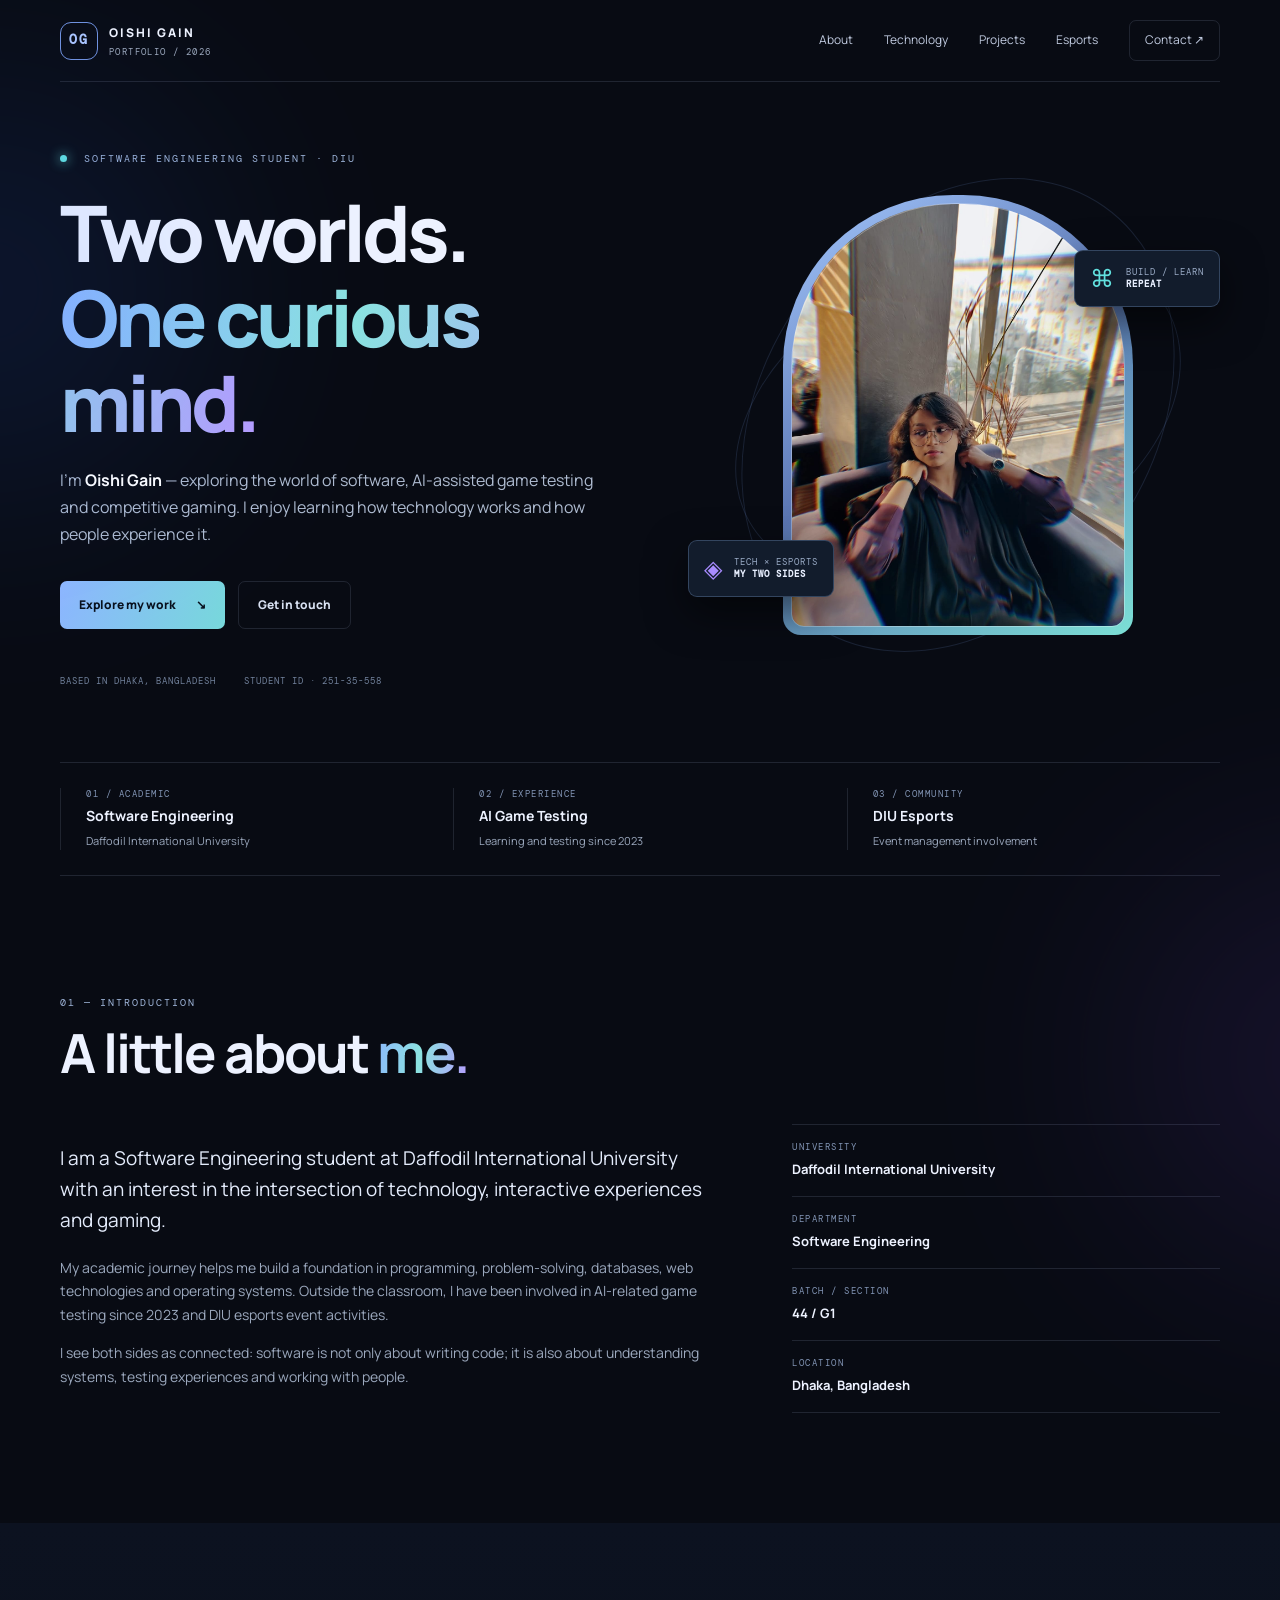
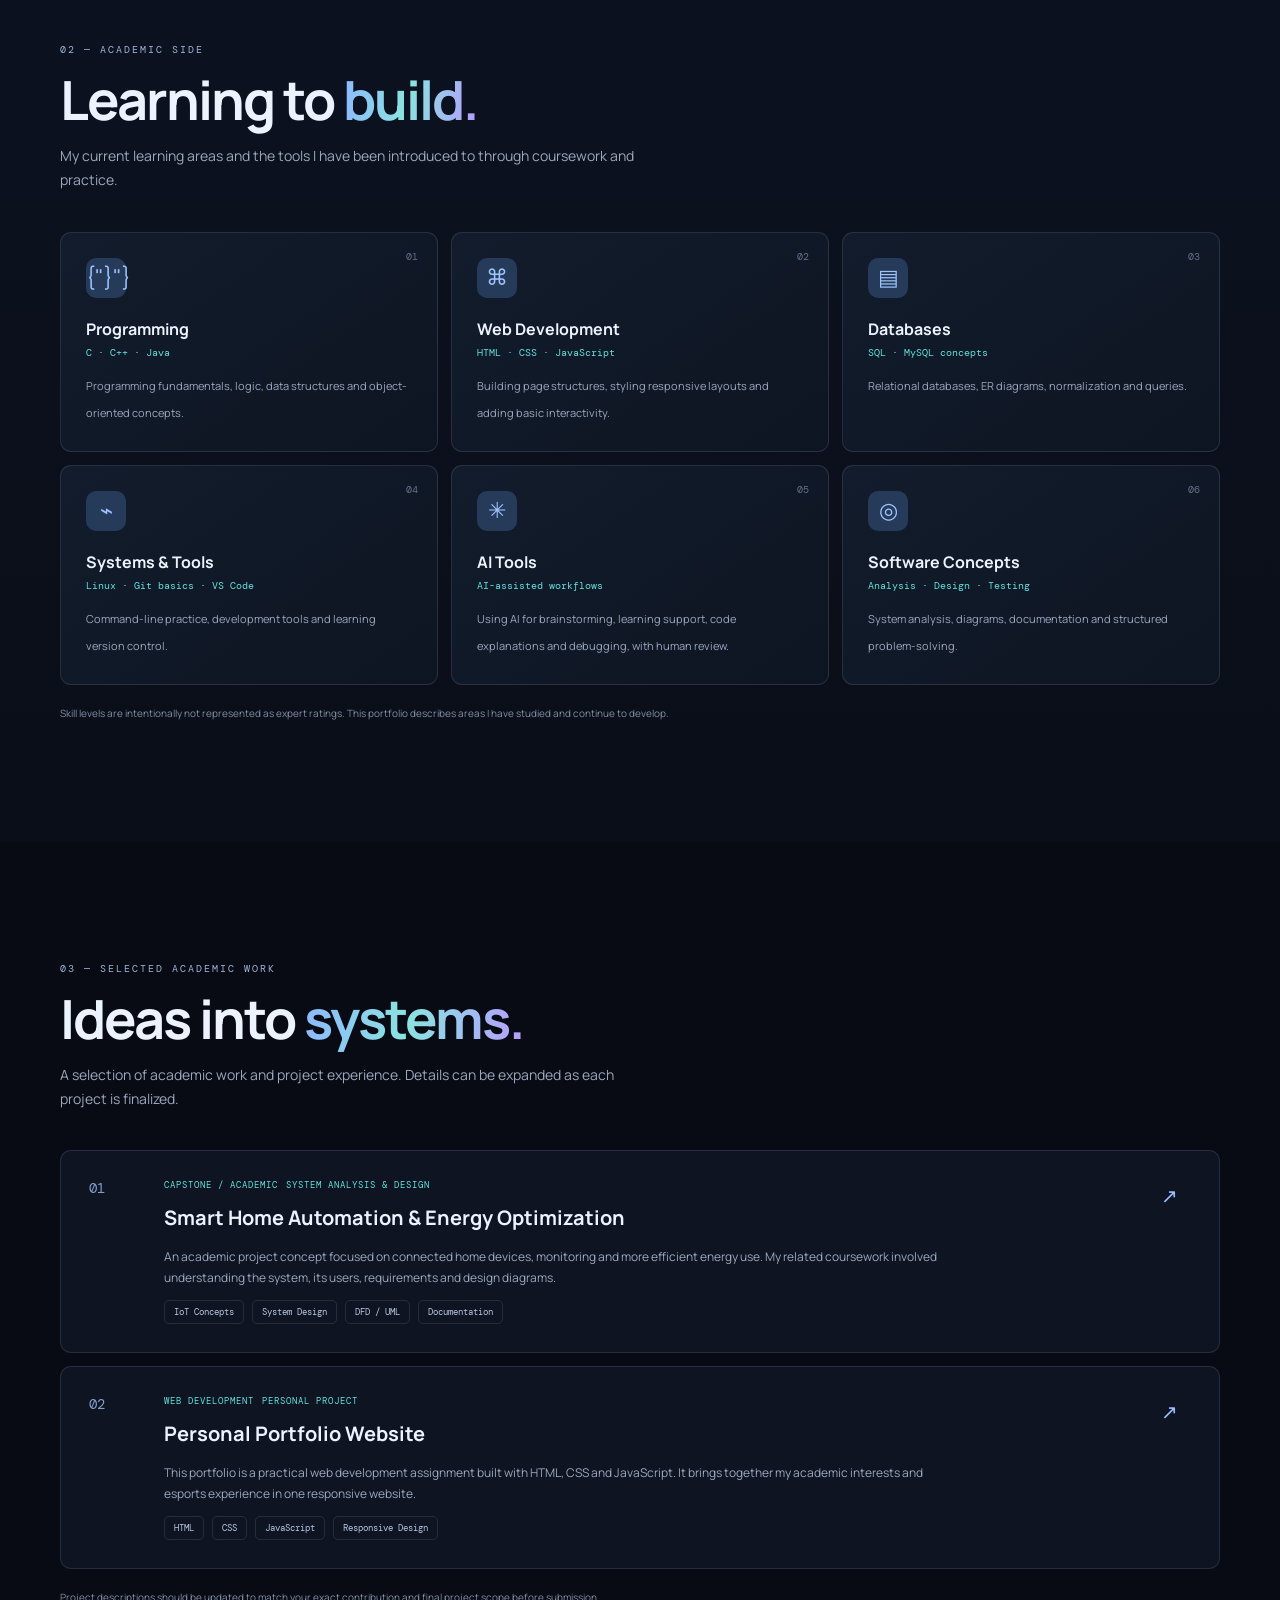
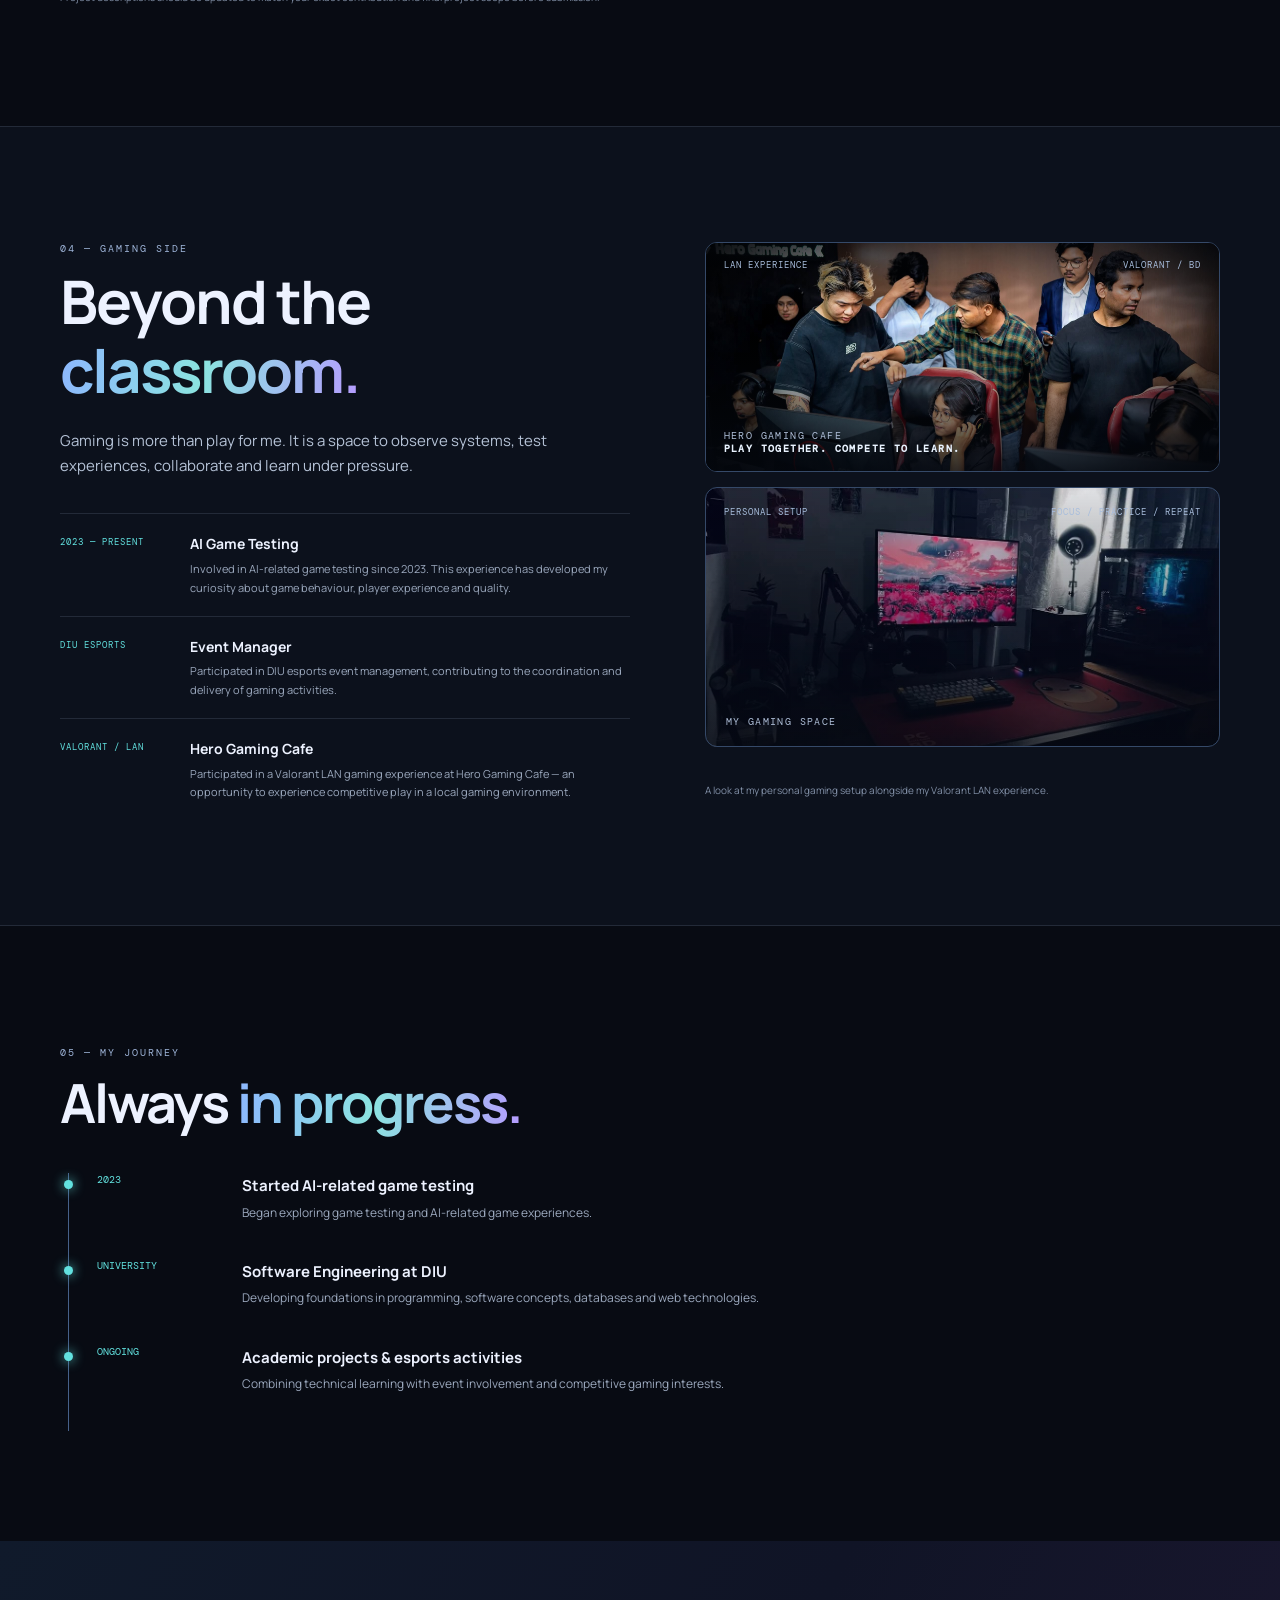
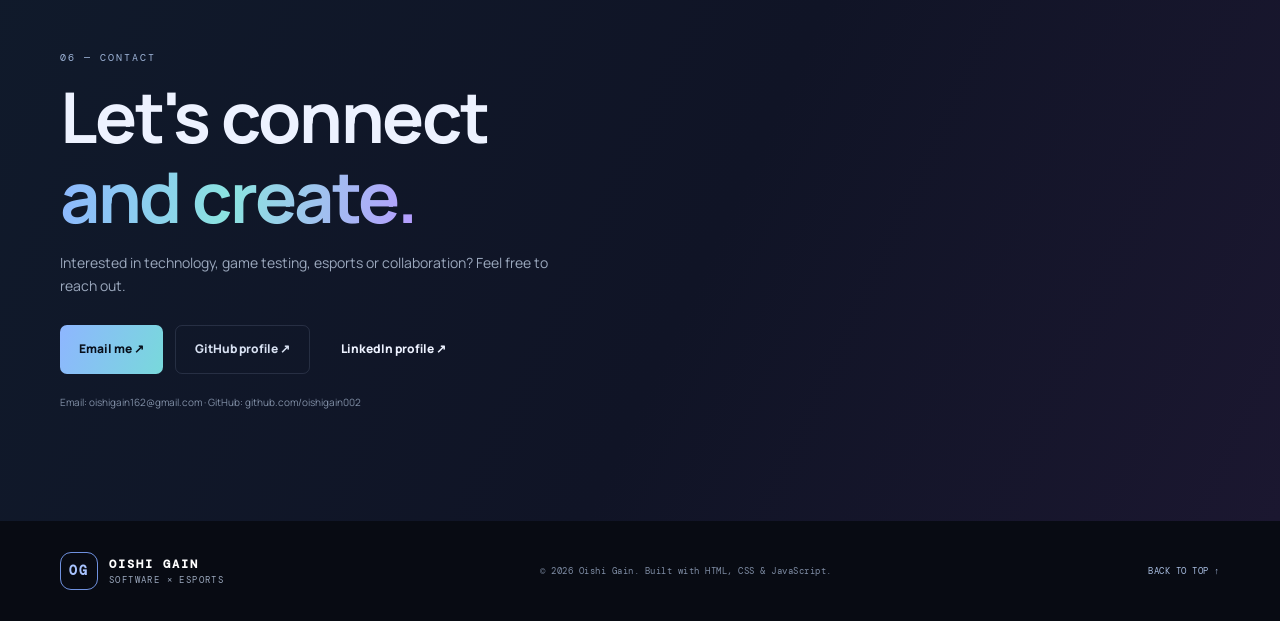
<file: index.html>
<!DOCTYPE html>
<html lang="en">
<head>
  <meta charset="UTF-8">
  <meta name="viewport" content="width=device-width, initial-scale=1.0">
  <meta name="description" content="Portfolio of Oishi Gain, Software Engineering student, technology enthusiast and esports participant.">
  <title>Oishi Gain | Software Engineering & Esports</title>
  <link rel="preconnect" href="https://fonts.googleapis.com">
  <link rel="preconnect" href="https://fonts.gstatic.com" crossorigin>
  <link href="https://fonts.googleapis.com/css2?family=DM+Mono:wght@400;500&family=Manrope:wght@400;500;600;700;800&display=swap" rel="stylesheet">
  <link rel="stylesheet" href="style.css">
</head>
<body>
  <div class="ambient ambient-one"></div><div class="ambient ambient-two"></div>
  <header class="site-header">
    <a class="brand" href="#home"><span class="brand-mark">OG</span><span>OISHI GAIN<span class="brand-sub">PORTFOLIO / 2026</span></span></a>
    <button class="menu-toggle" aria-label="Toggle navigation" aria-expanded="false">☰</button>
    <nav class="nav-links" id="navLinks">
      <a href="#about">About</a><a href="#tech">Technology</a><a href="#projects">Projects</a><a href="#esports">Esports</a><a href="#contact" class="nav-contact">Contact ↗</a>
    </nav>
  </header>

  <main>
    <section class="hero section-wrap" id="home">
      <div class="hero-copy">
        <p class="eyebrow"><span class="status-dot"></span> SOFTWARE ENGINEERING STUDENT · DIU</p>
        <h1>Two worlds.<br><span class="gradient-text">One curious mind.</span></h1>
        <p class="hero-lead">I'm <strong>Oishi Gain</strong> — exploring the world of software, AI-assisted game testing and competitive gaming. I enjoy learning how technology works and how people experience it.</p>
        <div class="hero-actions"><a class="button button-primary" href="#projects">Explore my work <span>↘</span></a><a class="button button-quiet" href="#contact">Get in touch</a></div>
        <div class="hero-meta"><span>BASED IN DHAKA, BANGLADESH</span><span>STUDENT ID · 251-35-558</span></div>
      </div>
      <div class="hero-visual">
        <div class="portrait-frame"><img src="assets/oishi-profile.png" alt="Portrait of Oishi Gain"></div>
        <div class="floating-note note-top"><span class="note-icon">⌘</span><span>BUILD / LEARN<br><b>REPEAT</b></span></div>
        <div class="floating-note note-bottom"><span class="note-icon purple">◈</span><span>TECH × ESPORTS<br><b>MY TWO SIDES</b></span></div>
        <div class="orbit orbit-one"></div><div class="orbit orbit-two"></div>
      </div>
    </section>

    <section class="identity-strip section-wrap">
      <div><span class="strip-label">01 / ACADEMIC</span><strong>Software Engineering</strong><small>Daffodil International University</small></div>
      <div><span class="strip-label">02 / EXPERIENCE</span><strong>AI Game Testing</strong><small>Learning and testing since 2023</small></div>
      <div><span class="strip-label">03 / COMMUNITY</span><strong>DIU Esports</strong><small>Event management involvement</small></div>
    </section>

    <section class="content-section section-wrap" id="about">
      <div class="section-heading"><p class="eyebrow">01 — INTRODUCTION</p><h2>A little about <span class="gradient-text">me.</span></h2></div>
      <div class="about-grid">
        <div class="about-main"><p class="large-copy">I am a Software Engineering student at Daffodil International University with an interest in the intersection of technology, interactive experiences and gaming.</p><p>My academic journey helps me build a foundation in programming, problem-solving, databases, web technologies and operating systems. Outside the classroom, I have been involved in AI-related game testing since 2023 and DIU esports event activities.</p><p>I see both sides as connected: software is not only about writing code; it is also about understanding systems, testing experiences and working with people.</p></div>
        <div class="profile-facts">
          <div class="fact"><span>UNIVERSITY</span><b>Daffodil International University</b></div>
          <div class="fact"><span>DEPARTMENT</span><b>Software Engineering</b></div>
          <div class="fact"><span>BATCH / SECTION</span><b>44 / G1</b></div>
          <div class="fact"><span>LOCATION</span><b>Dhaka, Bangladesh</b></div>
        </div>
      </div>
    </section>

    <section class="content-section tech-section" id="tech">
      <div class="section-wrap">
        <div class="section-heading"><p class="eyebrow">02 — ACADEMIC SIDE</p><h2>Learning to <span class="gradient-text">build.</span></h2><p class="section-intro">My current learning areas and the tools I have been introduced to through coursework and practice.</p></div>
        <div class="skill-grid">
          <article class="skill-card"><span class="card-index">01</span><div class="skill-icon">{"}"}</div><h3>Programming</h3><p>C · C++ · Java</p><small>Programming fundamentals, logic, data structures and object-oriented concepts.</small></article>
          <article class="skill-card"><span class="card-index">02</span><div class="skill-icon">⌘</div><h3>Web Development</h3><p>HTML · CSS · JavaScript</p><small>Building page structures, styling responsive layouts and adding basic interactivity.</small></article>
          <article class="skill-card"><span class="card-index">03</span><div class="skill-icon">▤</div><h3>Databases</h3><p>SQL · MySQL concepts</p><small>Relational databases, ER diagrams, normalization and queries.</small></article>
          <article class="skill-card"><span class="card-index">04</span><div class="skill-icon">⌁</div><h3>Systems & Tools</h3><p>Linux · Git basics · VS Code</p><small>Command-line practice, development tools and learning version control.</small></article>
          <article class="skill-card"><span class="card-index">05</span><div class="skill-icon">✳</div><h3>AI Tools</h3><p>AI-assisted workflows</p><small>Using AI for brainstorming, learning support, code explanations and debugging, with human review.</small></article>
          <article class="skill-card"><span class="card-index">06</span><div class="skill-icon">◎</div><h3>Software Concepts</h3><p>Analysis · Design · Testing</p><small>System analysis, diagrams, documentation and structured problem-solving.</small></article>
        </div>
        <p class="small-note">Skill levels are intentionally not represented as expert ratings. This portfolio describes areas I have studied and continue to develop.</p>
      </div>
    </section>

    <section class="content-section section-wrap" id="projects">
      <div class="section-heading"><p class="eyebrow">03 — SELECTED ACADEMIC WORK</p><h2>Ideas into <span class="gradient-text">systems.</span></h2><p class="section-intro">A selection of academic work and project experience. Details can be expanded as each project is finalized.</p></div>
      <div class="project-list">
        <article class="project-card">
          <div class="project-number">01</div><div class="project-body"><div class="project-tags"><span>CAPSTONE / ACADEMIC</span><span>SYSTEM ANALYSIS & DESIGN</span></div><h3>Smart Home Automation & Energy Optimization</h3><p>An academic project concept focused on connected home devices, monitoring and more efficient energy use. My related coursework involved understanding the system, its users, requirements and design diagrams.</p><div class="tag-row"><span>IoT Concepts</span><span>System Design</span><span>DFD / UML</span><span>Documentation</span></div></div><div class="project-arrow">↗</div>
        </article>
        <article class="project-card">
          <div class="project-number">02</div><div class="project-body"><div class="project-tags"><span>WEB DEVELOPMENT</span><span>PERSONAL PROJECT</span></div><h3>Personal Portfolio Website</h3><p>This portfolio is a practical web development assignment built with HTML, CSS and JavaScript. It brings together my academic interests and esports experience in one responsive website.</p><div class="tag-row"><span>HTML</span><span>CSS</span><span>JavaScript</span><span>Responsive Design</span></div></div><div class="project-arrow">↗</div>
        </article>
      </div>
      <p class="small-note">Project descriptions should be updated to match your exact contribution and final project scope before submission.</p>
    </section>

    <section class="esports-section" id="esports">
      <div class="section-wrap esports-layout">
        <div class="esports-copy"><p class="eyebrow">04 — GAMING SIDE</p><h2>Beyond the<br><span class="gradient-text">classroom.</span></h2><p class="large-copy">Gaming is more than play for me. It is a space to observe systems, test experiences, collaborate and learn under pressure.</p>
          <div class="experience-item"><span class="experience-year">2023 — PRESENT</span><div><h3>AI Game Testing</h3><p>Involved in AI-related game testing since 2023. This experience has developed my curiosity about game behaviour, player experience and quality.</p></div></div>
          <div class="experience-item"><span class="experience-year">DIU ESPORTS</span><div><h3>Event Manager</h3><p>Participated in DIU esports event management, contributing to the coordination and delivery of gaming activities.</p></div></div>
          <div class="experience-item"><span class="experience-year">VALORANT / LAN</span><div><h3>Hero Gaming Cafe</h3><p>Participated in a Valorant LAN gaming experience at Hero Gaming Cafe — an opportunity to experience competitive play in a local gaming environment.</p></div></div>
        </div>
        <div class="gaming-visual">
          <div class="visual-panel lan-panel photo-panel"><img src="assets/valorant-lan.png" alt="Oishi at a Valorant LAN gaming event at Hero Gaming Cafe"><div class="photo-shade"></div><div class="visual-top"><span>LAN EXPERIENCE</span><span>VALORANT / BD</span></div><div class="visual-caption">HERO GAMING CAFE<br><b>PLAY TOGETHER. COMPETE TO LEARN.</b></div></div>
          <div class="visual-panel setup-panel"><div class="visual-top"><span>PERSONAL SETUP</span><span>FOCUS / PRACTICE / REPEAT</span></div><div class="visual-caption">MY GAMING SPACE</div></div>
          <p class="small-note">A look at my personal gaming setup alongside my Valorant LAN experience.</p>
        </div>
      </div>
    </section>

    <section class="content-section section-wrap" id="journey">
      <div class="section-heading"><p class="eyebrow">05 — MY JOURNEY</p><h2>Always <span class="gradient-text">in progress.</span></h2></div>
      <div class="timeline">
        <div class="timeline-item"><span>2023</span><div><h3>Started AI-related game testing</h3><p>Began exploring game testing and AI-related game experiences.</p></div></div>
        <div class="timeline-item"><span>UNIVERSITY</span><div><h3>Software Engineering at DIU</h3><p>Developing foundations in programming, software concepts, databases and web technologies.</p></div></div>
        <div class="timeline-item"><span>ONGOING</span><div><h3>Academic projects & esports activities</h3><p>Combining technical learning with event involvement and competitive gaming interests.</p></div></div>
      </div>
    </section>

    <section class="contact-section" id="contact"><div class="section-wrap contact-inner"><p class="eyebrow">06 — CONTACT</p><h2>Let's connect<br><span class="gradient-text">and create.</span></h2><p>Interested in technology, game testing, esports or collaboration? Feel free to reach out.</p><div class="contact-links">
     <a href="https://mail.google.com/mail/?view=cm&fs=1&to=oishigain162@gmail.com"
   class="button button-primary"
   target="_blank">
   Email me ↗
</a> 
      <a href="https://github.com/oishigain002" target="_blank" rel="noreferrer" class="button button-quiet">GitHub profile ↗</a>
     <a href="https://www.linkedin.com/in/oishi-gain-485b63328/"
   class="button button-secondary"
   target="_blank" rel="noopener">
   LinkedIn profile ↗
</a>
    </div><p class="small-note">Email: oishigain162@gmail.com · GitHub: github.com/oishigain002</p></div></section>
  </main>
  <footer class="site-footer"><a class="brand" href="#home"><span class="brand-mark">OG</span><span>OISHI GAIN<span class="brand-sub">SOFTWARE × ESPORTS</span></span></a><span>© <span id="year"></span> Oishi Gain. Built with HTML, CSS & JavaScript.</span><a href="#home">BACK TO TOP ↑</a></footer>
  <script src="script.js"></script>
</body>
</html>
</file>
<file: style.css>
*{box-sizing:border-box} :root{--bg:#080b13;--panel:#101624;--panel2:#131c2d;--text:#edf2ff;--muted:#9ba8bd;--line:rgba(191,208,241,.13);--blue:#7ca9ff;--cyan:#62e1df;--purple:#a88bff;--mono:"DM Mono",monospace;--sans:"Manrope",sans-serif}html{scroll-behavior:smooth;scroll-padding-top:90px}body{margin:0;background:var(--bg);color:var(--text);font-family:var(--sans);line-height:1.7;overflow-x:hidden}a{color:inherit;text-decoration:none}.ambient{position:absolute;width:420px;height:420px;border-radius:50%;filter:blur(120px);opacity:.12;pointer-events:none}.ambient-one{background:#316dff;top:80px;left:-220px}.ambient-two{background:#7b43d8;top:850px;right:-260px}.section-wrap{width:min(1160px,calc(100% - 48px));margin:auto}.site-header{height:82px;display:flex;align-items:center;justify-content:space-between;width:min(1160px,calc(100% - 48px));margin:auto;border-bottom:1px solid var(--line);position:relative;z-index:5}.brand{display:flex;align-items:center;gap:11px;font-size:12px;font-weight:800;letter-spacing:2px}.brand-mark{width:38px;height:38px;display:grid;place-items:center;border:1px solid #6f91df;color:#a9c4ff;border-radius:11px;font-family:var(--mono);font-size:13px}.brand-sub{display:block;color:var(--muted);font:9px var(--mono);letter-spacing:1.4px;margin-top:2px}.nav-links{display:flex;align-items:center;gap:31px;font-size:12px;color:#c1cbe0}.nav-links a:hover,.site-footer a:hover{color:var(--cyan)}.nav-contact{border:1px solid var(--line);padding:9px 15px;border-radius:7px}.menu-toggle{display:none;background:none;color:white;border:0;font-size:24px}.hero{min-height:650px;display:grid;grid-template-columns:1.05fr .95fr;align-items:center;gap:55px;padding-top:60px;padding-bottom:75px}.eyebrow{font:10px var(--mono);letter-spacing:2px;color:#9eb4d8}.status-dot{display:inline-block;width:7px;height:7px;background:var(--cyan);border-radius:50%;margin-right:9px;box-shadow:0 0 12px var(--cyan)}h1{font-size:clamp(48px,6.4vw,78px);line-height:1.09;letter-spacing:-4px;margin:25px 0 22px;font-weight:800}.gradient-text{background:linear-gradient(100deg,#8db6ff 0%,#8be3e0 48%,#b69bff 100%);-webkit-background-clip:text;background-clip:text;color:transparent}.hero-lead{max-width:540px;color:#aebbd0;font-size:16px}.hero-lead strong{color:white}.hero-actions{display:flex;gap:13px;margin:32px 0 46px}.button{display:inline-flex;align-items:center;gap:20px;padding:13px 19px;border-radius:7px;font-size:12px;font-weight:800;transition:.2s}.button:hover{transform:translateY(-3px)}.button-primary{background:linear-gradient(110deg,#8eb6ff,#78d9db);color:#08101c}.button-quiet{border:1px solid var(--line);color:#d8e1f2}.hero-meta{display:flex;gap:28px;color:#71819b;font:9px var(--mono);letter-spacing:1px}.hero-visual{position:relative;min-height:480px;display:grid;place-items:center}.portrait-frame{width:min(350px,78%);height:440px;position:relative;z-index:1;border-radius:170px 170px 18px 18px;padding:9px;background:linear-gradient(145deg,#a5c9ff,#5a75b2 48%,#7ce0d6)}.portrait-frame:before{content:"";position:absolute;inset:8px;border:1px solid #ffffff50;border-radius:165px 165px 13px 13px;z-index:2;pointer-events:none}.portrait-frame img{width:100%;height:100%;object-fit:cover;object-position:center 35%;border-radius:160px 160px 12px 12px;filter:saturate(.86)}.floating-note{position:absolute;z-index:3;display:flex;gap:11px;align-items:center;padding:12px 15px;background:#121c2c;border:1px solid #52698e88;border-radius:9px;box-shadow:0 15px 40px #0008;font:9px var(--mono);letter-spacing:1px;color:#9aabc6}.floating-note b{color:#e8efff}.note-icon{font-size:24px;color:var(--cyan)}.note-top{top:75px;right:0}.note-bottom{bottom:58px;left:-7px}.purple{color:var(--purple)}.orbit{position:absolute;border:1px solid #7296d52b;border-radius:50%;transform:rotate(-25deg)}.orbit-one{width:470px;height:310px}.orbit-two{width:390px;height:510px;transform:rotate(35deg)}.identity-strip{display:grid;grid-template-columns:repeat(3,1fr);border-top:1px solid var(--line);border-bottom:1px solid var(--line);padding:25px 0;gap:20px}.identity-strip>div{display:flex;flex-direction:column;gap:4px;padding-left:25px;border-left:1px solid var(--line)}.strip-label,.fact span{font:9px var(--mono);letter-spacing:1.5px;color:#8295b5}.identity-strip strong{font-size:14px}.identity-strip small{color:var(--muted);font-size:11px}.content-section{padding-top:110px;padding-bottom:110px}.section-heading{margin-bottom:40px}.section-heading h2,.esports-copy h2,.contact-inner h2{font-size:clamp(36px,5vw,54px);line-height:1.15;letter-spacing:-2px;margin:12px 0}.section-intro{color:var(--muted);max-width:600px;font-size:14px}.about-grid{display:grid;grid-template-columns:1.2fr .8fr;gap:90px}.about-main p{color:var(--muted);font-size:14px}.about-main .large-copy,.large-copy{font-size:19px;line-height:1.65;color:#e4ecfc}.profile-facts{border-top:1px solid var(--line)}.fact{padding:16px 0;border-bottom:1px solid var(--line);display:flex;flex-direction:column;gap:5px}.fact b{font-size:13px}.tech-section{background:linear-gradient(180deg,#0c1220,#0a0e18)}.skill-grid{display:grid;grid-template-columns:repeat(3,1fr);gap:13px}.skill-card{position:relative;padding:25px;background:linear-gradient(145deg,#121c2c,#0e1522);border:1px solid var(--line);border-radius:11px;min-height:220px;transition:.2s}.skill-card:hover,.project-card:hover{border-color:#7197d477;transform:translateY(-3px)}.card-index{position:absolute;right:19px;top:17px;color:#62728b;font:10px var(--mono)}.skill-icon{width:40px;height:40px;display:grid;place-items:center;background:#263a5a;color:#9dc4ff;border-radius:10px;font-size:22px}.skill-card h3{font-size:16px;margin:18px 0 3px}.skill-card p{font:10px var(--mono);color:var(--cyan);margin:0 0 12px}.skill-card small{color:var(--muted);font-size:11px}.small-note{font-size:10px;color:#8290a7;margin-top:20px}.project-list{display:grid;gap:13px}.project-card{display:grid;grid-template-columns:55px 1fr 30px;gap:20px;align-items:start;padding:28px;border:1px solid var(--line);background:#0e1421;border-radius:11px;transition:.2s}.project-number{font:14px var(--mono);color:#839fcf}.project-tags,.tag-row{display:flex;flex-wrap:wrap;gap:8px}.project-tags span{font:9px var(--mono);letter-spacing:1px;color:var(--cyan)}.project-body h3{font-size:20px;margin:10px 0}.project-body p{font-size:12px;color:var(--muted);max-width:800px}.tag-row span{font:9px var(--mono);padding:5px 9px;border:1px solid var(--line);border-radius:5px;color:#b8c7df}.project-arrow{color:#9bbdff;font-size:20px}.esports-section{background:#0c111c;border-top:1px solid var(--line);border-bottom:1px solid var(--line);padding:105px 0}.esports-layout{display:grid;grid-template-columns:1.05fr .95fr;gap:75px;align-items:center}.esports-copy h2{font-size:clamp(42px,5vw,60px)}.esports-copy>.large-copy{color:#b5c2d6;font-size:15px;margin:24px 0 35px}.experience-item{display:grid;grid-template-columns:115px 1fr;gap:15px;padding:18px 0;border-top:1px solid var(--line)}.experience-year{font:9px var(--mono);letter-spacing:1px;color:var(--cyan);padding-top:4px}.experience-item h3{font-size:14px;margin:0 0 4px}.experience-item p{font-size:11px;color:var(--muted);margin:0}.gaming-visual{display:grid;gap:15px}.visual-panel{height:230px;border:1px solid #354968;border-radius:12px;position:relative;overflow:hidden;padding:18px;background:radial-gradient(ellipse at 70% 45%,#293f68 0,#121c30 45%,#0c111d 100%)}.visual-top{display:flex;justify-content:space-between;font:9px var(--mono);letter-spacing:1px;color:#a8bddc}.crosshair{position:absolute;top:50%;left:50%;transform:translate(-50%,-50%);font-size:90px;color:#a5c8ff55}.visual-caption{position:absolute;bottom:18px;left:20px;font:10px var(--mono);letter-spacing:1.4px;color:#aebed7}.visual-caption b{color:#e9f3ff}.setup-panel{height:260px;background:linear-gradient(0deg,rgba(5,9,17,.78),rgba(5,9,17,.08)),url("assets/oishi-gaming-setup.png") center 52%/cover no-repeat}.monitor{position:absolute;top:34px;left:50%;transform:translateX(-50%);width:190px;height:115px}.monitor-screen{height:105px;border:5px solid #29394e;border-radius:6px;background:linear-gradient(145deg,#132b43,#18223a 55%,#5a477e);display:flex;flex-direction:column;align-items:center;justify-content:center;color:#b7d9ff;font:10px var(--mono);letter-spacing:3px;box-shadow:0 0 35px #5d91ff44}.monitor-screen b{font-size:22px;color:white}.monitor-screen small{font-size:7px;letter-spacing:1px}.monitor-stand{height:10px;width:45px;margin:auto;background:#3b4b60;clip-path:polygon(25% 0,75% 0,100% 100%,0 100%)}.desk-line{position:absolute;bottom:35px;left:0;width:100%;height:3px;background:#3b5874;box-shadow:0 5px 25px #5c9dff}.timeline{border-left:1px solid #46618a;margin-left:8px}.timeline-item{display:grid;grid-template-columns:120px 1fr;gap:25px;padding:0 0 32px 28px;position:relative}.timeline-item:before{content:"";position:absolute;left:-5px;top:7px;width:9px;height:9px;background:var(--cyan);border-radius:50%;box-shadow:0 0 12px #62e1df}.timeline-item>span{font:10px var(--mono);color:var(--cyan)}.timeline-item h3{font-size:15px;margin:0}.timeline-item p{font-size:12px;color:var(--muted);margin:4px 0}.contact-section{background:linear-gradient(115deg,#101a2b,#101426 55%,#1b1730);padding:100px 0}.contact-inner h2{font-size:clamp(48px,6vw,70px)}.contact-inner>p:not(.eyebrow):not(.small-note){color:var(--muted);max-width:520px;font-size:14px}.contact-links{display:flex;flex-wrap:wrap;gap:12px;margin-top:27px}.site-footer{width:min(1160px,calc(100% - 48px));margin:auto;min-height:100px;display:flex;align-items:center;justify-content:space-between;gap:15px;color:#7f8da5;font:9px var(--mono);letter-spacing:.5px}.site-footer .brand{color:white}.site-footer>a:last-child{color:#a8bde0}
@media(max-width:800px){.nav-links{gap:15px}.hero{gap:20px;min-height:570px}.portrait-frame{height:370px}.hero-meta{flex-direction:column;gap:8px}.about-grid,.esports-layout{gap:40px}.skill-grid{grid-template-columns:repeat(2,1fr)}}@media(max-width:620px){.site-header{height:70px}.menu-toggle{display:block}.nav-links{display:none;position:absolute;top:69px;left:0;right:0;padding:18px;background:#101827;border:1px solid var(--line);border-radius:0 0 10px 10px;flex-direction:column;align-items:stretch}.nav-links.open{display:flex}.nav-links a{padding:8px}.hero{grid-template-columns:1fr;padding-top:65px;gap:15px}.hero-copy{order:1}.hero-visual{order:0;min-height:360px}.portrait-frame{height:330px;width:245px}.note-top{top:35px;right:-4px}.note-bottom{bottom:28px;left:-5px}.orbit-one{width:320px;height:230px}.orbit-two{width:290px;height:380px}h1{font-size:52px;letter-spacing:-2.5px}.hero-meta{font-size:8px}.identity-strip{grid-template-columns:1fr;gap:16px}.identity-strip>div{padding-left:15px}.content-section{padding-top:75px;padding-bottom:75px}.about-grid,.esports-layout{grid-template-columns:1fr;gap:30px}.skill-grid{grid-template-columns:1fr}.skill-card{min-height:0}.project-card{grid-template-columns:30px 1fr 15px;gap:10px;padding:20px 14px}.project-body h3{font-size:17px}.esports-section{padding:75px 0}.experience-item{grid-template-columns:95px 1fr}.timeline-item{grid-template-columns:90px 1fr;gap:12px}.contact-section{padding:75px 0}.site-footer{padding:25px 0;flex-direction:column;align-items:flex-start}.site-footer>span{line-height:1.8}}

/* Real LAN photograph */
.photo-panel{padding:0;background:#0b111c}
.photo-panel>img{position:absolute;inset:0;width:100%;height:100%;object-fit:cover;object-position:center 45%;}
.photo-shade{position:absolute;inset:0;background:linear-gradient(180deg,rgba(4,8,15,.45),transparent 35%,rgba(4,8,15,.82));}
.photo-panel .visual-top,.photo-panel .visual-caption{z-index:1;position:absolute;left:18px;right:18px}
.photo-panel .visual-top{top:16px}
.photo-panel .visual-caption{bottom:16px}
@media(max-width:700px){.photo-panel{height:220px}}

/* Real gaming setup photograph */
.setup-panel .setup-glow,.setup-panel .monitor,.setup-panel .desk-line{display:none}
</file>
